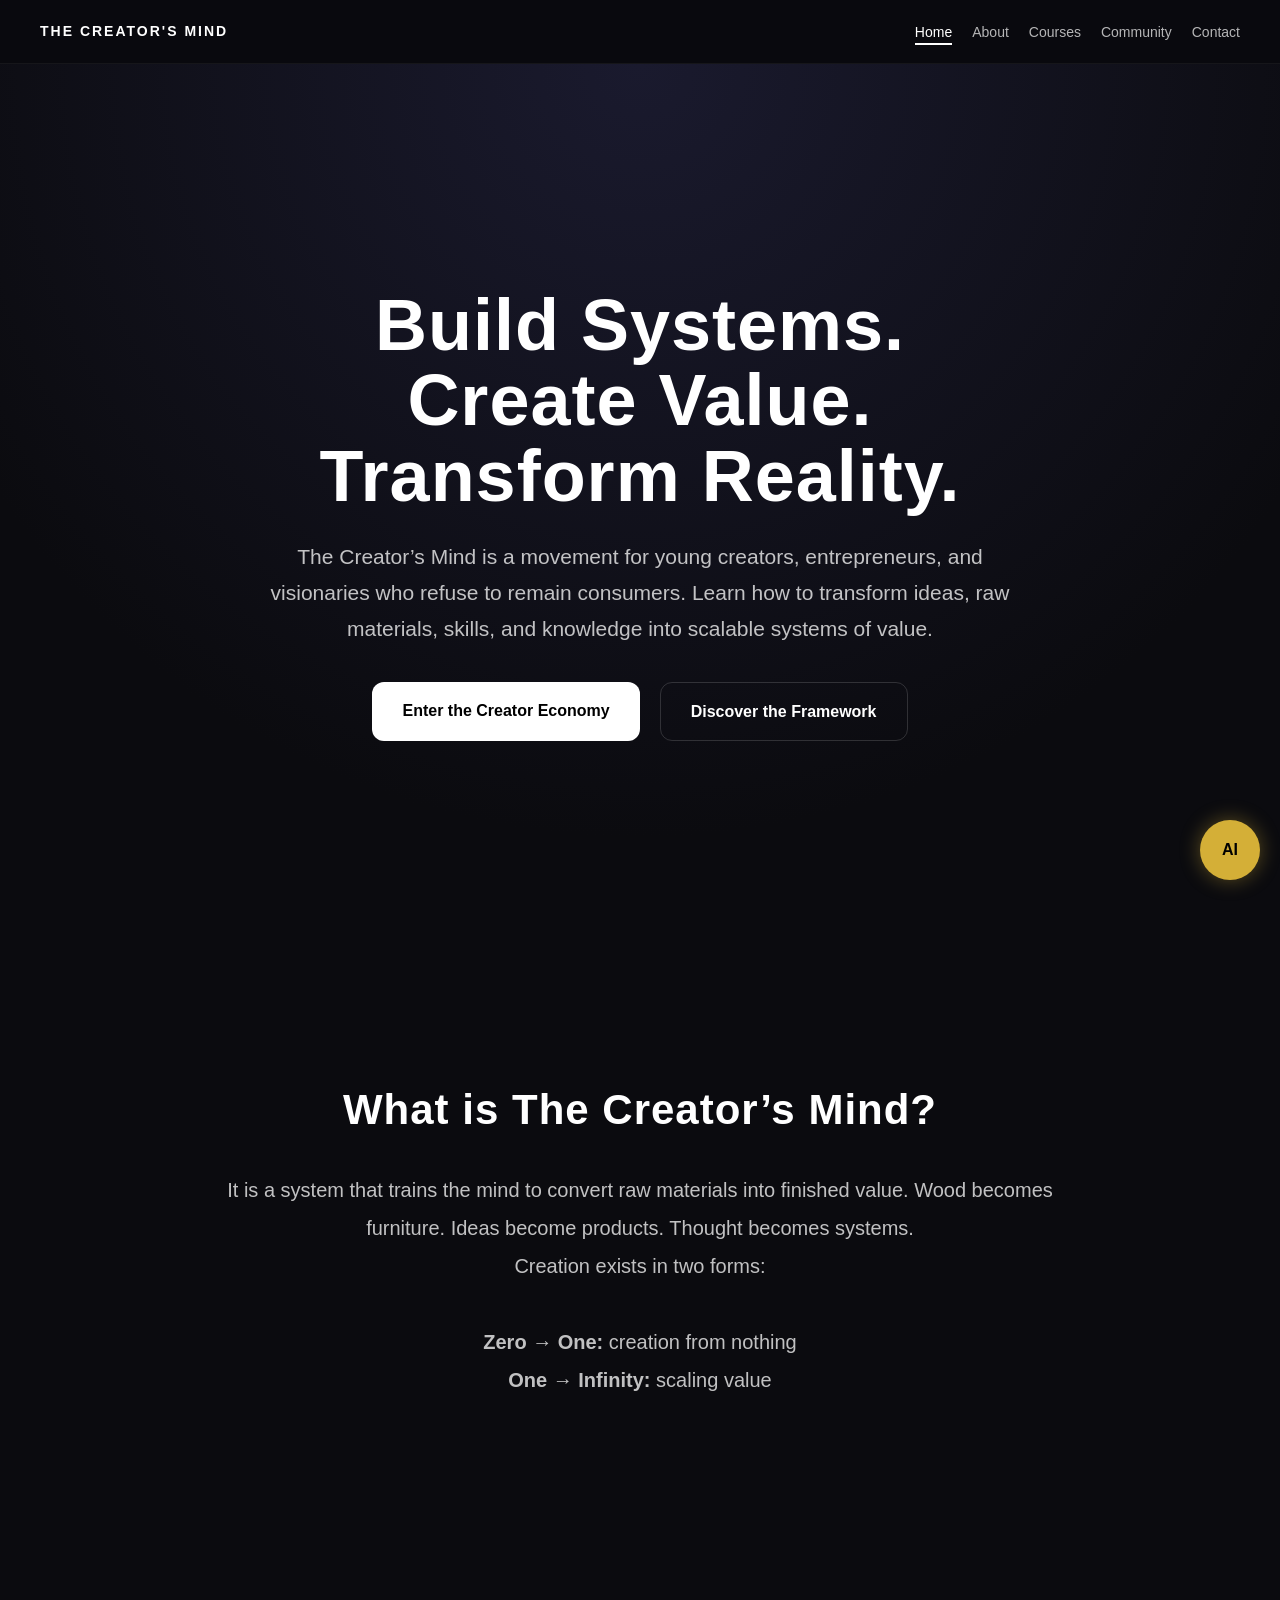
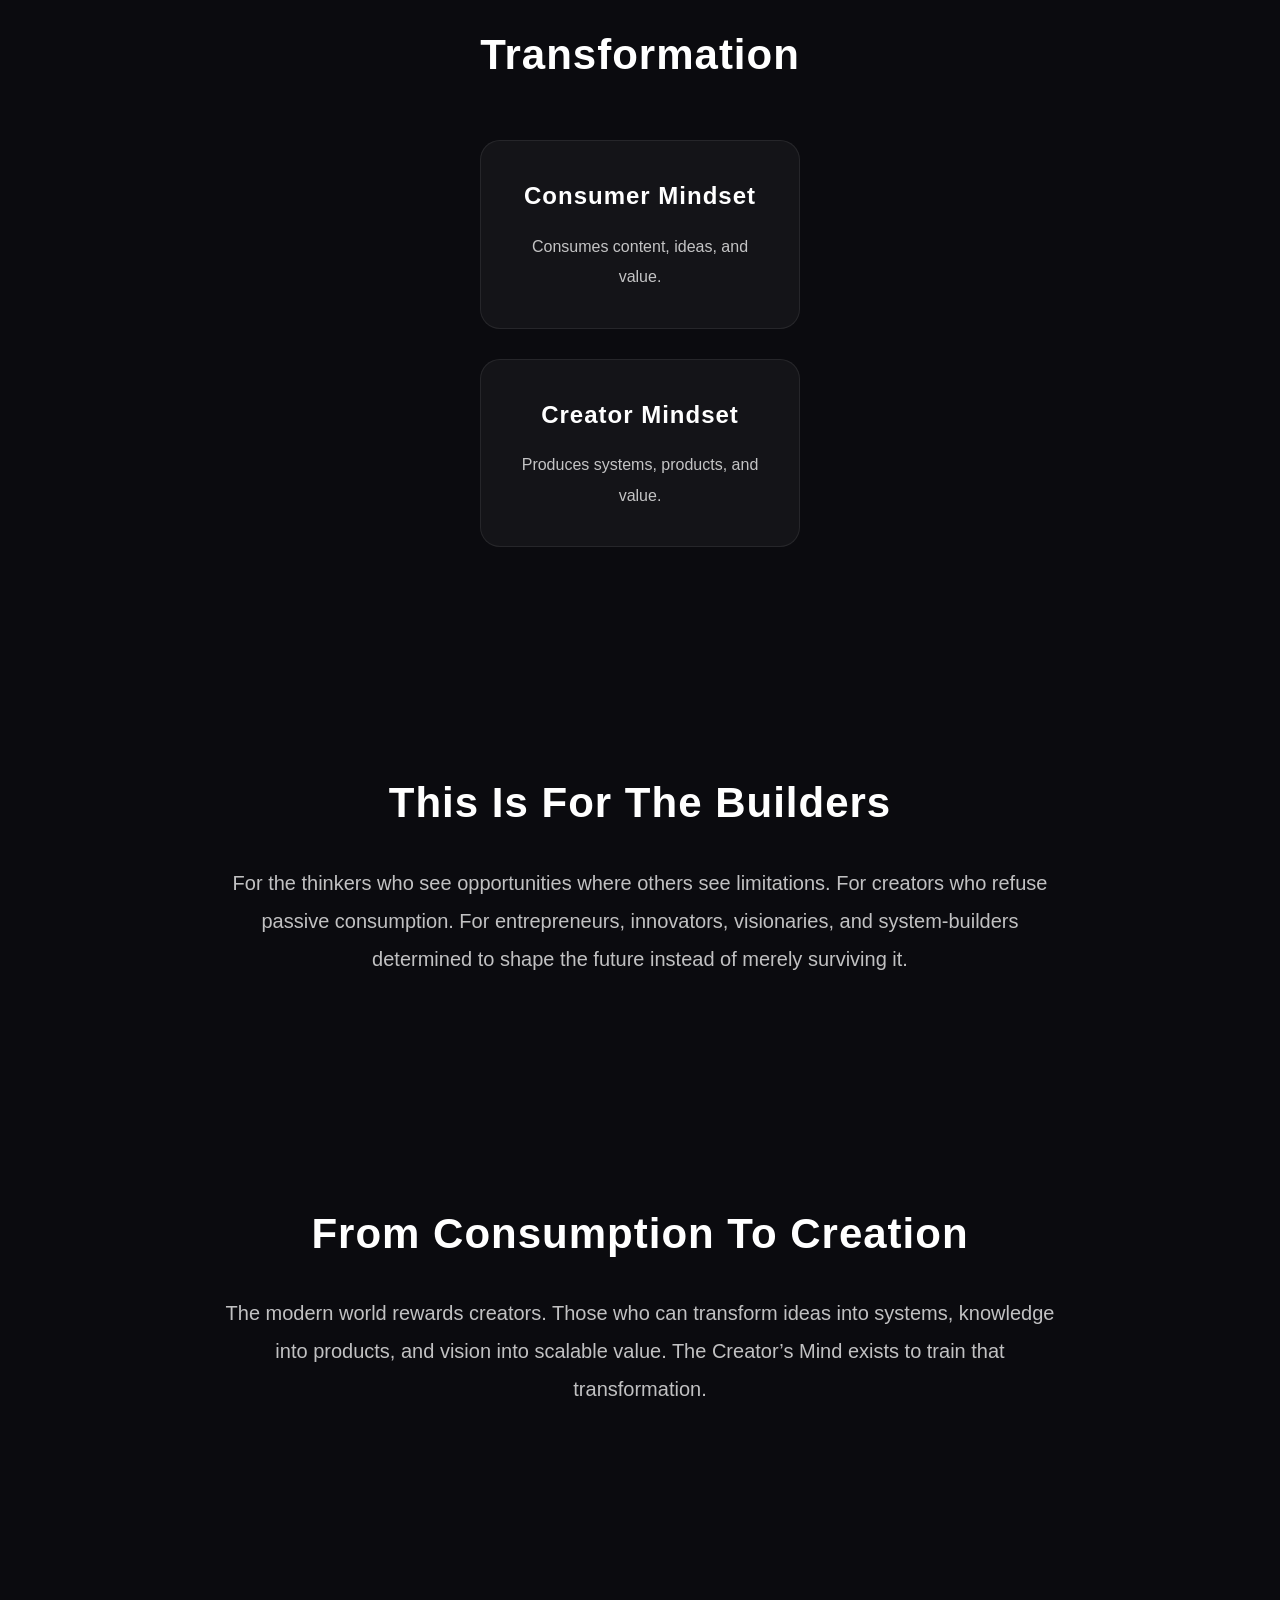
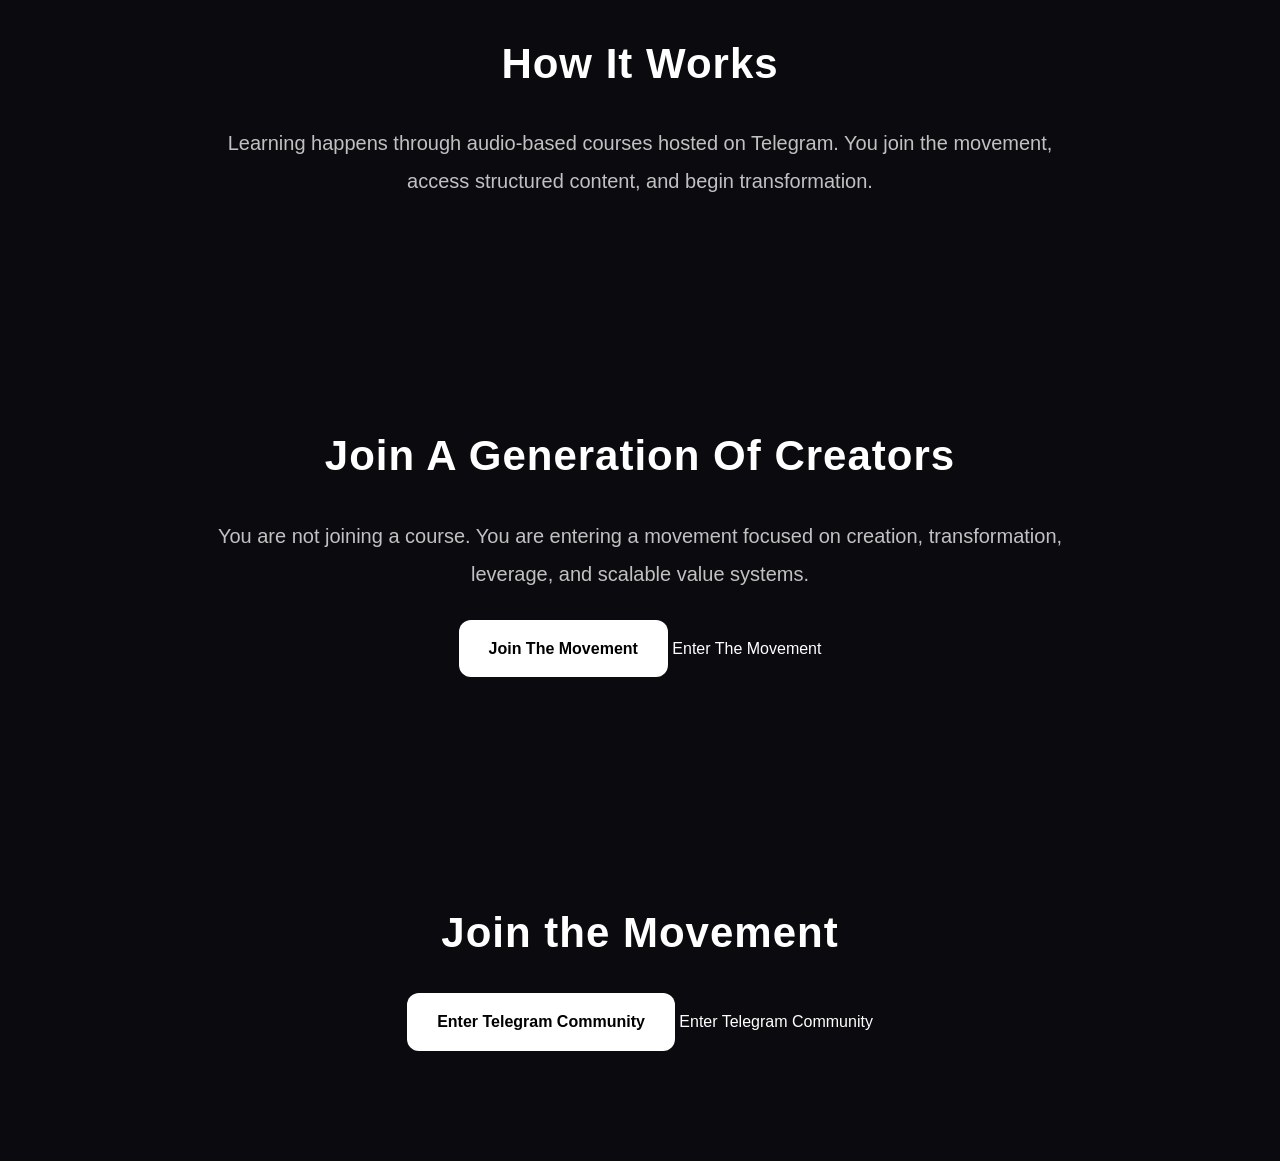
<file: index.html>
<!DOCTYPE html>
<html lang="en">

<head>
  <meta charset="UTF-8">
  <meta name="viewport" content="width=device-width, initial-scale=1.0">

  <title>The Creator's Mind</title>
  <link rel="manifest" href="manifest.json">
  <meta name="theme-color" content="#0a0a0a">

  <link rel="stylesheet" href="css/style.css">
</head>

<body>

  <!-- NAVBAR -->
  <header>

    <nav class="navbar">

      <div class="logo">
        THE CREATOR'S MIND
      </div>

      <ul class="nav-links">

        <li><a href="index.html" class="active">Home</a></li>

        <li><a href="about.html">About</a></li>

        <li><a href="courses.html">Courses</a></li>

        <li><a href="community.html">Community</a></li>

        <li><a href="contact.html">Contact</a></li>

      </ul>

    </nav>

  </header>

  <!-- HERO SECTION -->
  <section class="hero">

    <div class="hero-content">

      <h1>
        Build Systems. <br>
        Create Value. <br>
        Transform Reality.
      </h1>

      <p>
        The Creator’s Mind is a movement for young creators,
        entrepreneurs, and visionaries who refuse to remain consumers.
      
        Learn how to transform ideas, raw materials, skills,
        and knowledge into scalable systems of value.
      </p>

      <div class="hero-buttons">

        <a href="https://t.me/yourtelegramlink" class="btn primary-btn">
          Enter the Creator Economy
        </a>

        <a href="#definition" class="btn secondary-btn">
          Discover the Framework
        </a>

      </div>

    </div>

  </section>

  <!-- DEFINITION SECTION -->
  <section id="definition" class="section">

    <h2>What is The Creator’s Mind?</h2>

    <p>
      It is a system that trains the mind to convert raw materials into finished value.
      Wood becomes furniture. Ideas become products. Thought becomes systems.
    </p>

    <p>
      Creation exists in two forms:
      <br><br>

      <strong>Zero → One:</strong> creation from nothing
      <br>

      <strong>One → Infinity:</strong> scaling value
    </p>

  </section>

  <!-- TRANSFORMATION SECTION -->
  <section class="section">

    <h2>Transformation</h2>

    <div class="cards-container">

      <div class="card">

        <h3>Consumer Mindset</h3>

        <p>
          Consumes content, ideas, and value.
        </p>

      </div>

      <div class="card">

        <h3>Creator Mindset</h3>

        <p>
          Produces systems, products, and value.
        </p>

      </div>

    </div>

  </section>
  <!-- IDENTITY SECTION -->

<section class="section">

  <h2>
    This Is For The Builders
  </h2>

  <p>
    For the thinkers who see opportunities where others see limitations.

    For creators who refuse passive consumption.

    For entrepreneurs, innovators, visionaries, and system-builders
    determined to shape the future instead of merely surviving it.
  </p>

</section>
<!-- TRANSFORMATION STATEMENT -->

<section class="section">

  <h2>
    From Consumption To Creation
  </h2>

  <p>
    The modern world rewards creators.

    Those who can transform ideas into systems,
    knowledge into products,
    and vision into scalable value.

    The Creator’s Mind exists to train that transformation.
  </p>

</section>

  <!-- SYSTEM SECTION -->
  <section class="section">

    <h2>How It Works</h2>

    <p>
      Learning happens through audio-based courses hosted on Telegram.
      You join the movement, access structured content, and begin transformation.
    </p>

  </section>
  <!-- MOVEMENT CTA -->

<section class="section">

  <h2>
    Join A Generation Of Creators
  </h2>

  <p>
    You are not joining a course.

    You are entering a movement focused on creation,
    transformation, leverage, and scalable value systems.
  </p>

  <br>

  <a href="https://t.me/+vdNqk3Ozvf1hODI0"
   target="_blank"
   class="btn primary-btn">

   Join The Movement

</a>

     Enter The Movement

  </a>

</section>

  <!-- CTA SECTION -->
  <section class="section">

    <h2>Join the Movement</h2>

    <a href="https://t.me/+vdNqk3Ozvf1hODI0"
   target="_blank"
   class="btn primary-btn">

   Enter Telegram Community

</a>
      Enter Telegram Community
    </a>

  </section>

  <script src="js/script.js"></script>
  <script>
    if ('serviceWorker' in navigator) {
      navigator.serviceWorker.register('/service-worker.js')
        .then(() => console.log("Service Worker Registered"))
        .catch(err => console.log("SW failed", err));
    }
  </script>
<!-- AI CHAT BUTTON -->

<div class="ai-chat-button" onclick="toggleChat()">
  AI
</div>

<!-- AI CHATBOX -->

<div class="ai-chatbox" id="chatbox">

  <div class="chat-header">
    Creator AI Assistant
  </div>

  <div class="chat-messages" id="chatMessages">

    <div class="bot-message">
      Welcome to The Creator's Mind.
      Ask me anything about the movement,
      philosophy, community, or courses.
    </div>

  </div>

  <div class="chat-input-area">

    <input
      type="text"
      id="userInput"
      placeholder="Ask something..."
    >

    <button onclick="sendMessage()">
      Send
    </button>

  </div>

</div>
</body>

</html>
</file>
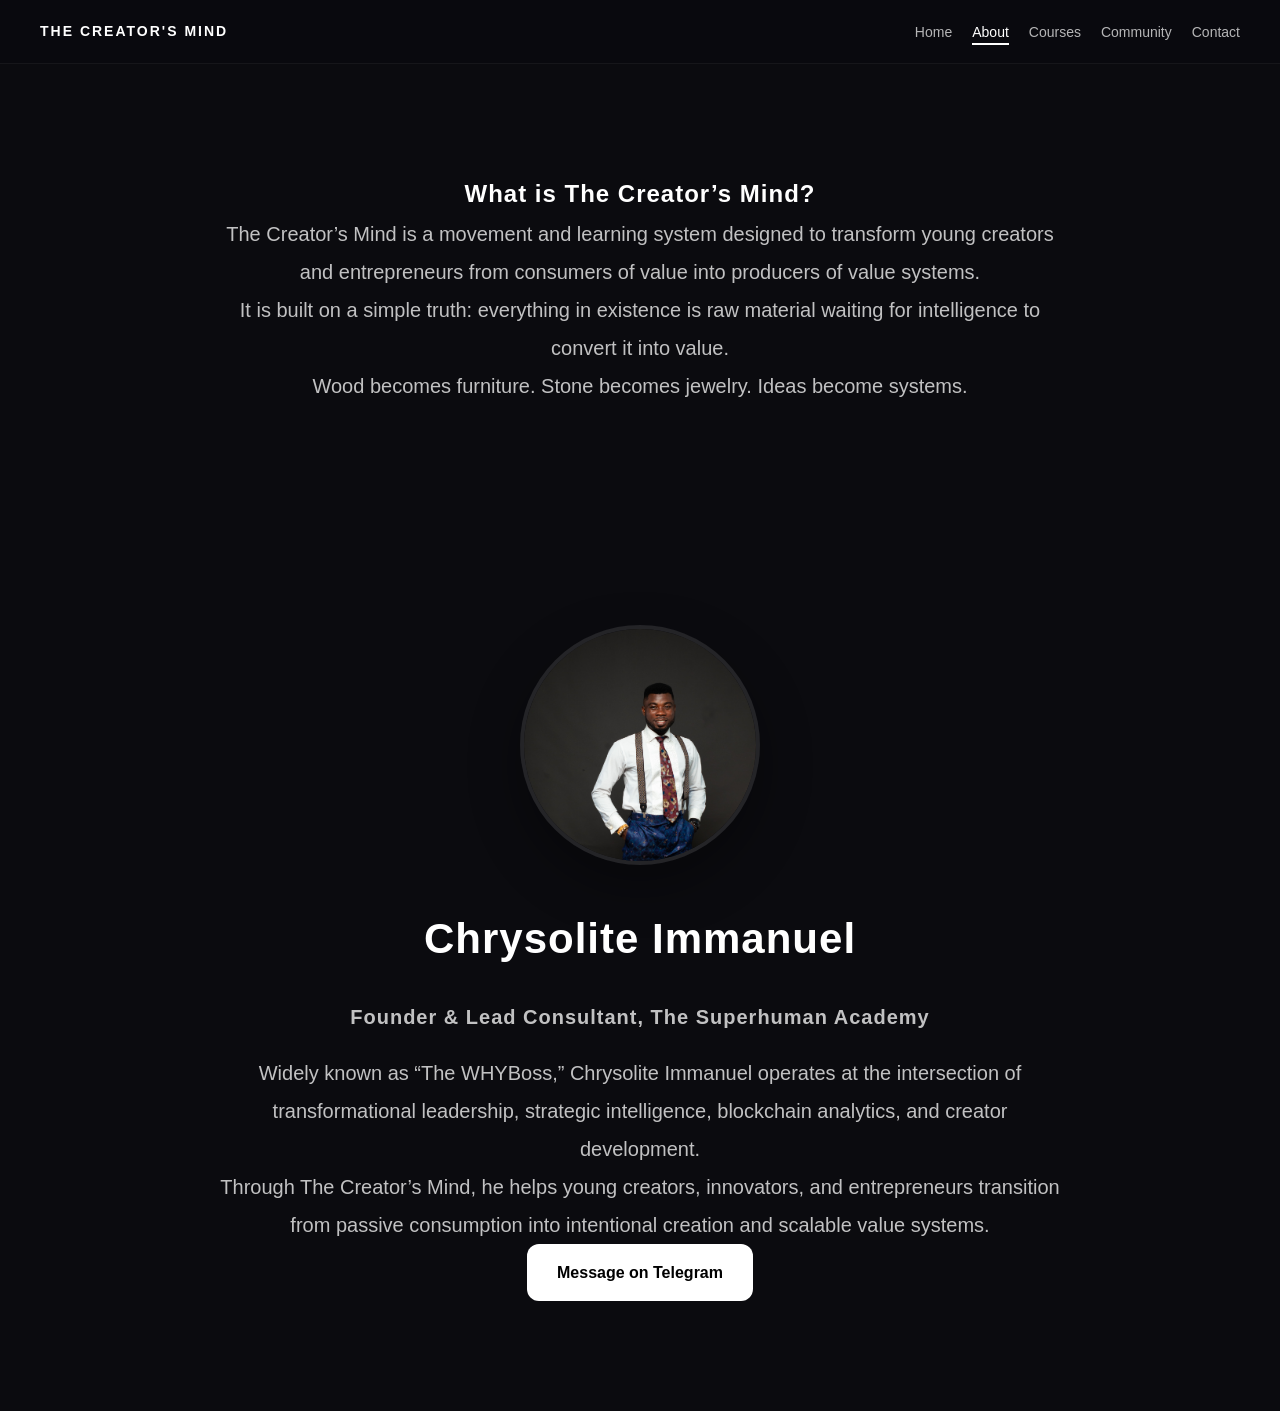
<file: about.html>
<!DOCTYPE html>
<html lang="en">

<head>
  <meta charset="UTF-8">
  <meta name="viewport" content="width=device-width, initial-scale=1.0">
  <title>About - The Creator's Mind</title>
  <link rel="stylesheet" href="css/style.css">
  <link rel="manifest" href="manifest.json">
  <meta name="theme-color" content="#0a0a0a">
</head>

<body>

  <header>
    <nav class="navbar">

      <div class="logo">
        THE CREATOR'S MIND
      </div>

      <ul class="nav-links">
        <li><a href="index.html">Home</a></li>
        <li><a href="about.html" class="active">About</a></li>
        <li><a href="courses.html">Courses</a></li>
        <li><a href="community.html">Community</a></li>
        <li><a href="contact.html">Contact</a></li>
      </ul>

    </nav>
  </header>

  <!-- CONTENT -->
  <section class="section">

    <h1>What is The Creator’s Mind?</h1>

    <p>
      The Creator’s Mind is a movement and learning system designed to transform young creators and entrepreneurs
      from consumers of value into producers of value systems.
    </p>

    <p>
      It is built on a simple truth:
      everything in existence is raw material waiting for intelligence to convert it into value.
    </p>

    <p>
      Wood becomes furniture. Stone becomes jewelry. Ideas become systems.
    </p>

  </section>

  <section class="section founder-section">

    <img src="images/founder.jpg"
         alt="Founder"
         class="founder-image">
  
    <h2>
      Chrysolite Immanuel
    </h2>
  
    <h3 class="founder-title">
      Founder & Lead Consultant,
      The Superhuman Academy
    </h3>
  
    <p>
      Widely known as “The WHYBoss,”
      Chrysolite Immanuel operates at the intersection
      of transformational leadership,
      strategic intelligence,
      blockchain analytics,
      and creator development.
    </p>
  
    <p>
      Through The Creator’s Mind,
      he helps young creators,
      innovators,
      and entrepreneurs transition
      from passive consumption
      into intentional creation and scalable value systems.
    </p>
  
    <a href="https://t.me/@ImmaErnest"
       target="_blank"
       class="btn primary-btn">
  
       Message on Telegram
  
    </a>
  
  </section>
</body>

</html>
</file>
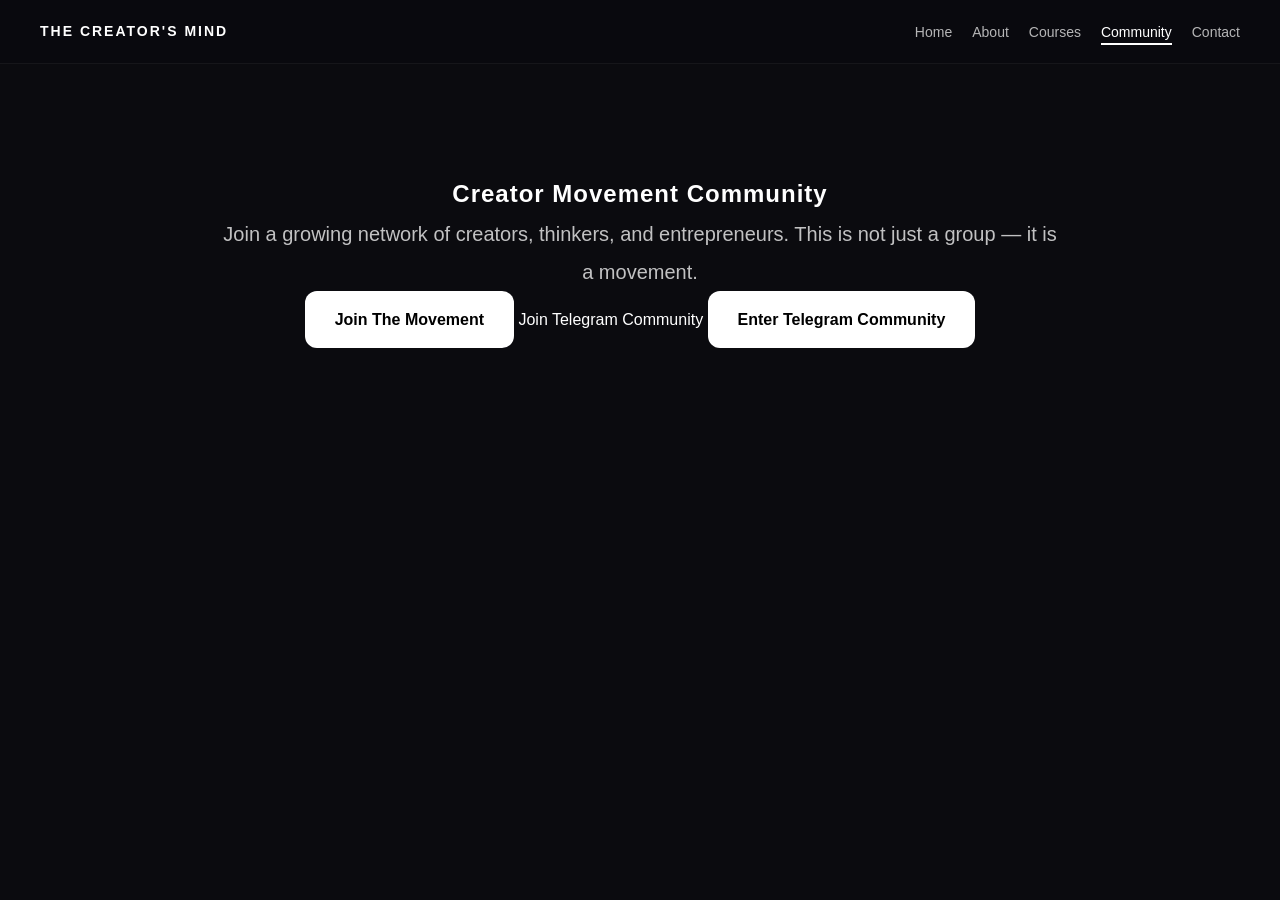
<file: community.html>
<!DOCTYPE html>
<html lang="en">

<head>
  <meta charset="UTF-8">
  <meta name="viewport" content="width=device-width, initial-scale=1.0">
  <title>Community - The Creator's Mind</title>
  <link rel="stylesheet" href="css/style.css">
  <link rel="manifest" href="manifest.json">
  <meta name="theme-color" content="#0a0a0a">
</head>

<body>

  <header>
    <nav class="navbar">

      <div class="logo">
        THE CREATOR'S MIND
      </div>

      <ul class="nav-links">
        <li><a href="index.html">Home</a></li>
        <li><a href="about.html">About</a></li>
        <li><a href="courses.html">Courses</a></li>
        <li><a href="community.html" class="active">Community</a></li>
        <li><a href="contact.html">Contact</a></li>
      </ul>

    </nav>
  </header>

  <section class="section">

    <h1>Creator Movement Community</h1>

    <p>
      Join a growing network of creators, thinkers, and entrepreneurs.
      This is not just a group — it is a movement.
    </p>

    <a href="https://t.me/+vdNqk3Ozvf1hODI0"
   target="_blank"
   class="btn primary-btn">

   Join The Movement

</a>
      Join Telegram Community
    </a>

    <a href="https://t.me/+vdNqk3Ozvf1hODI0"
   target="_blank"
   class="btn primary-btn">

   Enter Telegram Community

</a>
  </section>

</body>

</html>
</file>
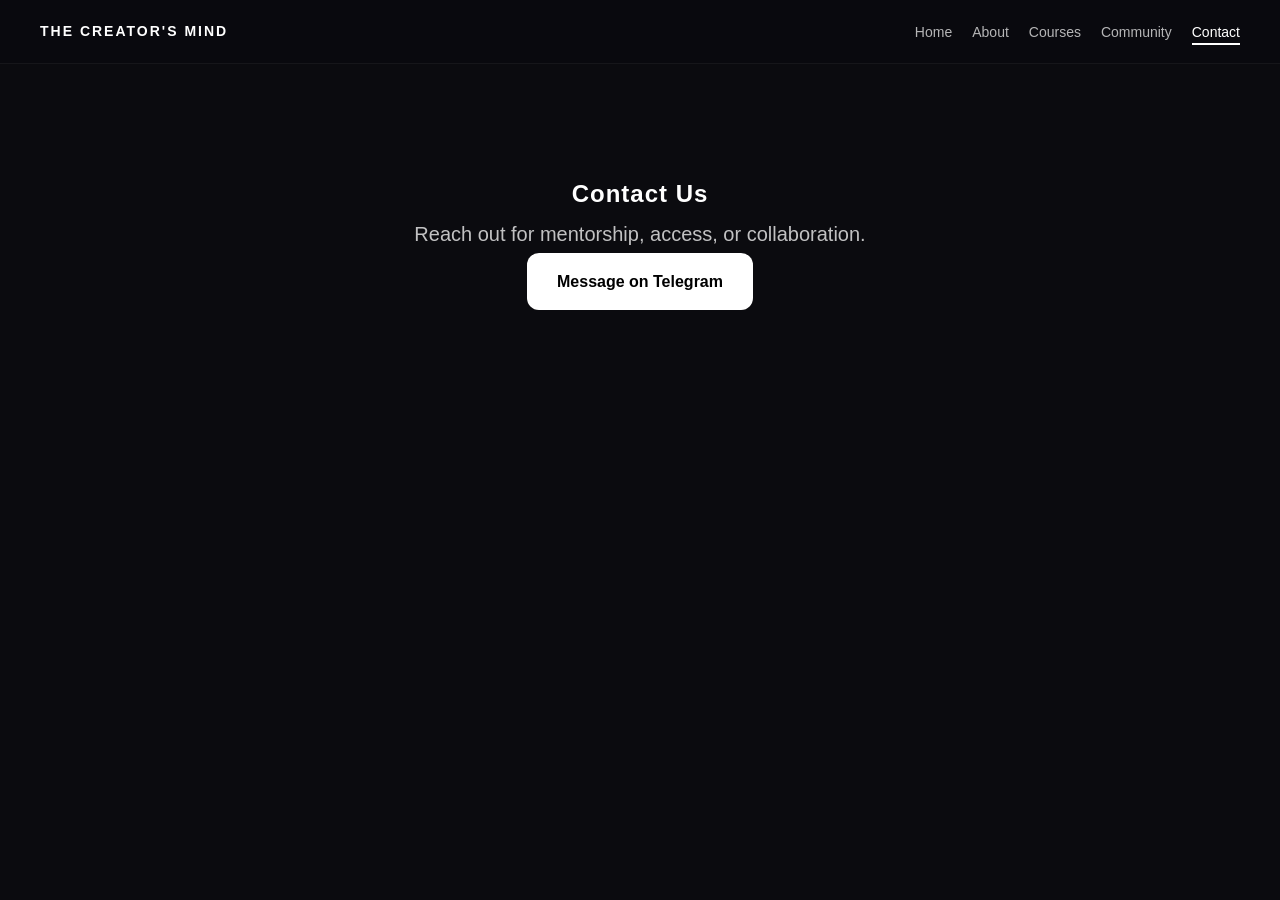
<file: contact.html>
<!DOCTYPE html>
<html lang="en">

<head>
  <meta charset="UTF-8">
  <meta name="viewport" content="width=device-width, initial-scale=1.0">
  <title>Contact - The Creator's Mind</title>
  <link rel="stylesheet" href="css/style.css">
  <link rel="manifest" href="manifest.json">
  <meta name="theme-color" content="#0a0a0a">
</head>

<body>

  <header>
    <nav class="navbar">

      <div class="logo">
        THE CREATOR'S MIND
      </div>

      <ul class="nav-links">
        <li><a href="index.html">Home</a></li>
        <li><a href="about.html">About</a></li>
        <li><a href="courses.html">Courses</a></li>
        <li><a href="community.html">Community</a></li>
        <li><a href="contact.html" class="active">Contact</a></li>
      </ul>

    </nav>
  </header>

  <section class="section">

    <h1>Contact Us</h1>
  
    <p>
      Reach out for mentorship, access, or collaboration.
    </p>
  
    <a href="https://t.me/@ImmaErnest"
       target="_blank"
       class="btn primary-btn">
  
       Message on Telegram
  
    </a>
  
  </section>

  </section>

</body>

</html>
</file>
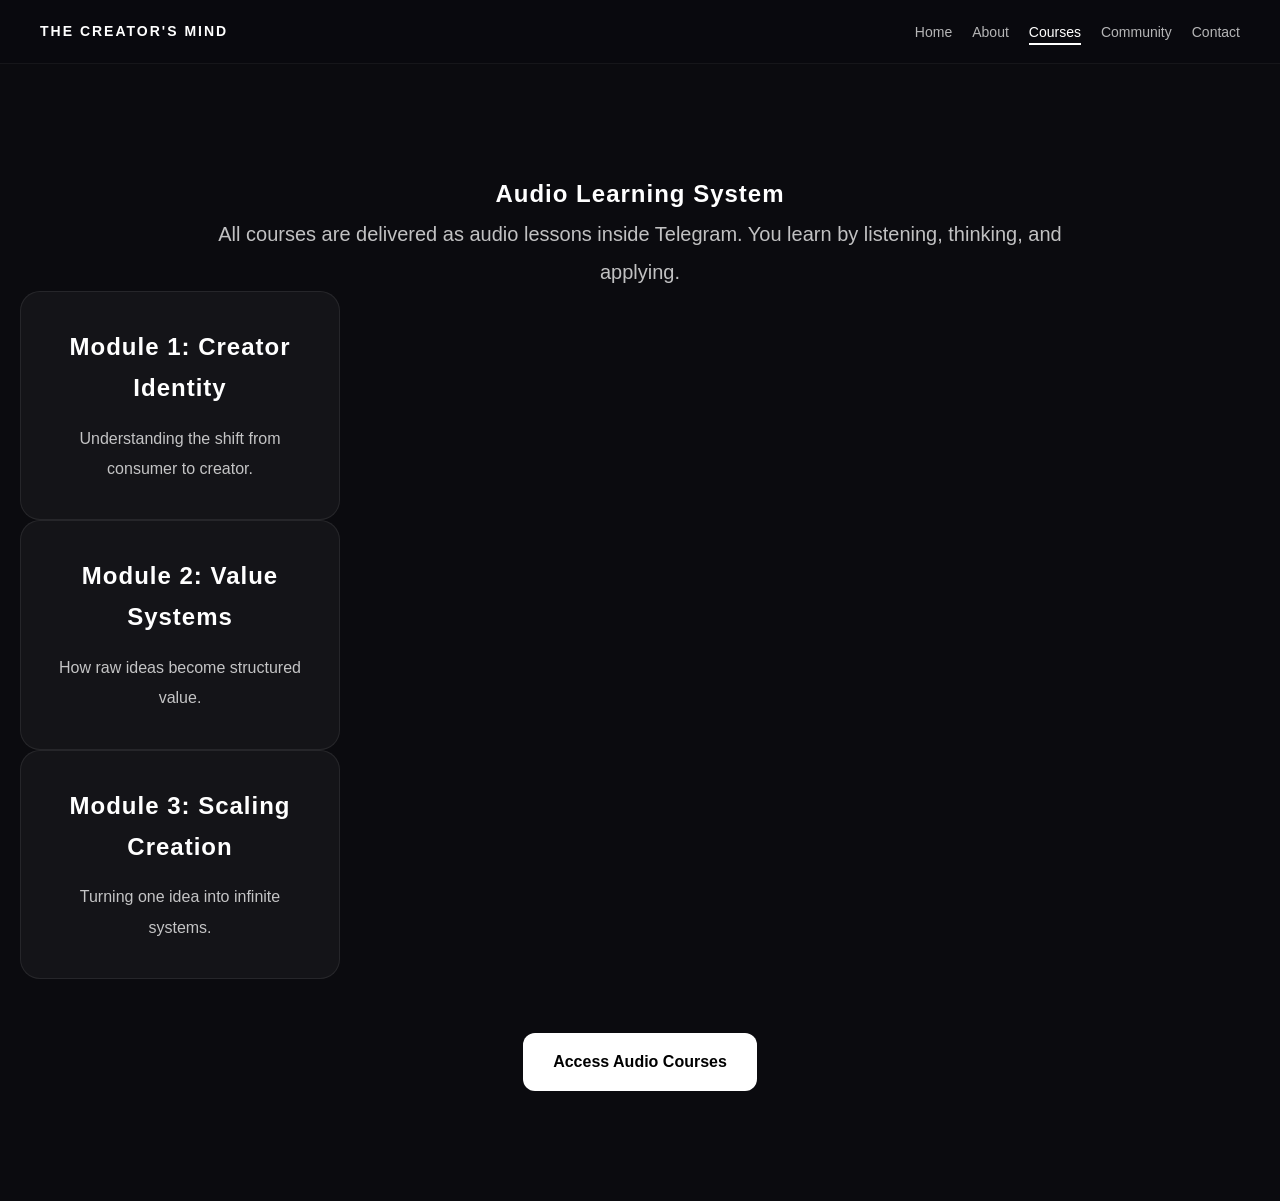
<file: courses.html>
<!DOCTYPE html>
<html lang="en">

<head>
  <meta charset="UTF-8">
  <meta name="viewport" content="width=device-width, initial-scale=1.0">
  <title>Courses - The Creator's Mind</title>
  <link rel="stylesheet" href="css/style.css">
  <link rel="manifest" href="manifest.json">
  <meta name="theme-color" content="#0a0a0a">
</head>

<body>

  <header>
    <nav class="navbar">
      <div class="logo">THE CREATOR'S MIND</div>

      <ul class="nav-links">
        <li><a href="index.html">Home</a></li>
        <li><a href="about.html">About</a></li>
        <li><a href="courses.html" class="active">Courses</a></li>
        <li><a href="community.html">Community</a></li>
        <li><a href="contact.html">Contact</a></li>
      </ul>
    </nav>
  </header>

  <section class="section">

    <h1>Audio Learning System</h1>

    <p>
      All courses are delivered as audio lessons inside Telegram.
      You learn by listening, thinking, and applying.
    </p>

    <div class="card">
      <h3>Module 1: Creator Identity</h3>
      <p>Understanding the shift from consumer to creator.</p>
    </div>

    <div class="card">
      <h3>Module 2: Value Systems</h3>
      <p>How raw ideas become structured value.</p>
    </div>

    <div class="card">
      <h3>Module 3: Scaling Creation</h3>
      <p>Turning one idea into infinite systems.</p>
    </div>

    <br><br>

<a href="https://t.me/+vdNqk3Ozvf1hODI0"
   target="_blank"
   class="btn primary-btn">

   Access Audio Courses

</a>

  </section>

</body>

</html>
</file>
<file: css/style.css>
/* =========================
   GLOBAL RESET
========================= */

* {
  margin: 0;
  padding: 0;
  box-sizing: border-box;
}

/* =========================
   BODY
========================= */

body {
  font-family: Arial, sans-serif;

  background: #0b0b0f;

  color: white;

  line-height: 1.7;

  overflow-x: hidden;
}

/* =========================
   TYPOGRAPHY
========================= */

h1,
h2,
h3 {
  font-weight: 800;

  letter-spacing: 1px;
}

p {
  color: rgba(255,255,255,0.75);

  max-width: 750px;

  margin: 0 auto;
}

/* =========================
   NAVBAR
========================= */

.navbar {
  display: flex;

  justify-content: space-between;

  align-items: center;

  padding: 18px 40px;

  background: rgba(10,10,15,0.85);

  backdrop-filter: blur(10px);

  position: sticky;

  top: 0;

  z-index: 1000;

  border-bottom: 1px solid rgba(255,255,255,0.05);
}

/* LOGO */

.logo {
  font-size: 14px;

  font-weight: 700;

  letter-spacing: 2px;

  color: white;
}

/* NAV LINKS */

.nav-links {
  display: flex;

  gap: 20px;

  list-style: none;
}

.nav-links a {
  text-decoration: none;

  color: rgba(255,255,255,0.7);

  font-size: 14px;

  transition: 0.3s ease;
}

.nav-links a:hover {
  color: white;
}

.nav-links a.active {
  color: white;

  border-bottom: 2px solid white;

  padding-bottom: 3px;
}

/* =========================
   HERO SECTION
========================= */

.hero {
  min-height: 100vh;

  display: flex;

  justify-content: center;

  align-items: center;

  text-align: center;

  padding: 40px 20px;

  background:
    radial-gradient(circle at top, #1a1a2e 0%, #0b0b0f 70%);
}

.hero-content {
  max-width: 850px;
}

/* HERO TITLE */

.hero h1 {
  font-size: 72px;

  line-height: 1.05;

  margin-bottom: 25px;
}

/* HERO TEXT */

.hero p {
  font-size: 21px;

  margin-bottom: 35px;
}

/* =========================
   BUTTONS
========================= */

.hero-buttons {
  display: flex;

  justify-content: center;

  gap: 20px;

  flex-wrap: wrap;
}

.btn {
  display: inline-block;

  padding: 15px 30px;

  border-radius: 12px;

  text-decoration: none;

  font-weight: 600;

  transition: 0.3s ease;
}

/* PRIMARY BUTTON */

.primary-btn {
  background: white;

  color: black;
}

.primary-btn:hover {
  transform: translateY(-4px);

  box-shadow: 0 10px 30px rgba(255,255,255,0.15);
}

/* SECONDARY BUTTON */

.secondary-btn {
  border: 1px solid rgba(255,255,255,0.15);

  color: white;
}

.secondary-btn:hover {
  background: rgba(255,255,255,0.08);

  transform: translateY(-4px);
}

/* =========================
   SECTIONS
========================= */

.section {
  padding: 110px 20px;

  text-align: center;
}

.section h2 {
  font-size: 42px;

  margin-bottom: 25px;
}

.section p {
  font-size: 20px;

  line-height: 1.9;

  max-width: 850px;

  color: rgba(255,255,255,0.75);
}

/* =========================
   CARDS
========================= */

.cards-container {
  display: flex;

  flex-direction: column;

  align-items: center;

  gap: 30px;

  margin-top: 50px;
}

.card {
  background: rgba(255,255,255,0.04);

  border: 1px solid rgba(255,255,255,0.08);

  padding: 35px;

  border-radius: 20px;

  width: 320px;

  transition: 0.3s ease;
}

.card:hover {
  transform: translateY(-8px);

  background: rgba(255,255,255,0.06);
}

.card h3 {
  margin-bottom: 15px;

  font-size: 24px;
}

.card p {
  font-size: 16px;
}

/* =========================
   MOBILE RESPONSIVE
========================= */

@media (max-width: 768px) {

  .navbar {
    flex-direction: column;

    gap: 15px;

    padding: 20px;
  }

  .nav-links {
    flex-wrap: wrap;

    justify-content: center;
  }

  .hero h1 {
    font-size: 48px;
  }

  .hero p {
    font-size: 18px;
  }

  .hero-buttons {
    flex-direction: column;
  }

  .btn {
    width: 100%;
  }

  .section h2 {
    font-size: 34px;
  }

}
.section {
  animation: fadeUp 1s ease;
}
@keyframes fadeUp {

  from {
    opacity: 0;

    transform: translateY(30px);
  }

  to {
    opacity: 1;

    transform: translateY(0);
  }

}

/* =========================
   FOUNDER SECTION
========================= */

.founder-section {
  max-width: 900px;

  margin: 0 auto;
}

.founder-image {
  width: 240px;

  height: 240px;

  object-fit: cover;

  border-radius: 50%;

  margin-bottom: 30px;

  border: 4px solid rgba(255,255,255,0.1);

  box-shadow:
    0 20px 50px rgba(0,0,0,0.35);

  transition: 0.4s ease;
}

.founder-image:hover {
  transform: scale(1.03);

  box-shadow:
    0 25px 60px rgba(88,88,255,0.18);
}

.founder-title {
  margin-bottom: 20px;

  color: rgba(255,255,255,0.75);

  font-size: 20px;
}
.ai-chat-button {
  position: fixed;
  bottom: 20px;
  right: 20px;
  width: 60px;
  height: 60px;
  border-radius: 50%;
  background: #d4af37;
  color: black;
  display: flex;
  align-items: center;
  justify-content: center;
  font-weight: bold;
  cursor: pointer;
  z-index: 9999;
  box-shadow: 0 0 20px rgba(212,175,55,0.4);
}

.ai-chatbox {
  position: fixed;
  bottom: 95px;
  right: 20px;
  width: 350px;
  max-width: 90%;
  height: 500px;
  background: #111;
  border: 1px solid rgba(255,255,255,0.1);
  border-radius: 20px;
  display: none;
  flex-direction: column;
  overflow: hidden;
  z-index: 9999;
  box-shadow: 0 0 30px rgba(0,0,0,0.4);
}

.chat-header {
  padding: 18px;
  background: #1a1a1a;
  color: white;
  font-weight: bold;
}

.chat-messages {
  flex: 1;
  overflow-y: auto;
  padding: 15px;
  color: white;
}

.bot-message,
.user-message {
  margin-bottom: 15px;
  padding: 12px;
  border-radius: 12px;
  line-height: 1.5;
}

.bot-message {
  background: #1d1d1d;
}

.user-message {
  background: #d4af37;
  color: black;
}

.chat-input-area {
  display: flex;
}

.chat-input-area input {
  flex: 1;
  padding: 14px;
  border: none;
  outline: none;
  background: #111;
  color: white;
}

.chat-input-area button {
  padding: 14px 18px;
  border: none;
  background: #d4af37;
  color: black;
  cursor: pointer;
  font-weight: bold;
}
</file>
